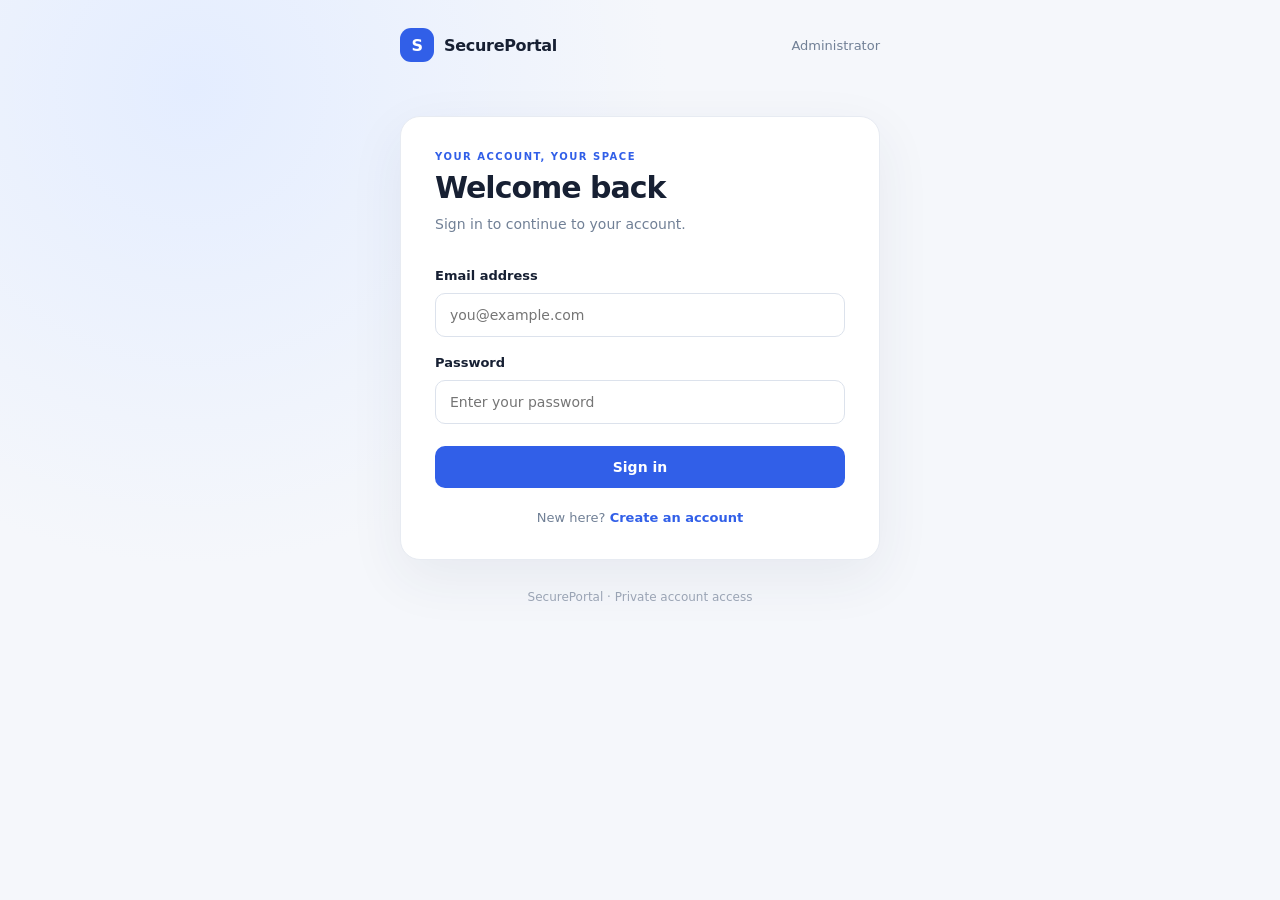
<file: index.html>
<!doctype html><html lang="en"><head><meta charset="utf-8"><meta name="viewport" content="width=device-width,initial-scale=1"><title>SecurePortal</title><link rel="stylesheet" href="/style.css"></head><body><main class="shell"><nav><a class="brand" href="/"> <span class="mark">S</span> SecurePortal</a><a class="muted" href="/admin.html">Administrator</a></nav><section class="panel"><div class="eyebrow">YOUR ACCOUNT, YOUR SPACE</div><h1>Welcome back</h1><p class="sub">Sign in to continue to your account.</p><form action="/api/login" method="post"><label>Email address</label><input type="email" name="email" autocomplete="username" placeholder="you@example.com" required><label>Password</label><input type="password" name="password" autocomplete="current-password" placeholder="Enter your password" required><button>Sign in</button></form><p class="foot">New here? <a href="/register.html">Create an account</a></p></section><footer>SecurePortal · Private account access</footer></main></body></html>
</file>
<file: style.css>
:root{font-family:Inter,ui-sans-serif,system-ui,-apple-system,BlinkMacSystemFont,"Segoe UI",sans-serif;color:#172033;background:#f3f6fb;font-synthesis:none}*{box-sizing:border-box}body{margin:0;min-height:100vh;background:radial-gradient(circle at 15% 10%,#e4edff 0,transparent 35%),#f5f7fb}.shell{width:min(100% - 32px,480px);margin:0 auto;padding:28px 0 40px}.wide{width:min(100% - 32px,900px)}nav{display:flex;align-items:center;justify-content:space-between;margin-bottom:54px}.brand{display:flex;align-items:center;gap:10px;color:#172033;text-decoration:none;font-weight:750;letter-spacing:-.3px}.mark{display:grid;place-items:center;width:34px;height:34px;border-radius:11px;background:#315fe8;color:white;font-weight:800}.muted{color:#718096;text-decoration:none;font-size:13px}.panel{background:#fff;border:1px solid #e7ebf2;border-radius:20px;padding:34px;box-shadow:0 18px 55px #24395b12}h1{font-size:30px;letter-spacing:-1px;margin:8px 0}.eyebrow{font-size:10px;font-weight:800;letter-spacing:1.5px;color:#315fe8}.sub{color:#718096;font-size:14px;line-height:1.6;margin:8px 0 25px}form:not(.inline){display:grid;gap:10px}label{font-size:13px;font-weight:650;margin-top:8px}input{width:100%;border:1px solid #dce2ec;border-radius:10px;padding:13px 14px;font:inherit;font-size:14px;outline:none;background:#fff}input:focus{border-color:#315fe8;box-shadow:0 0 0 3px #315fe81a}button{border:0;border-radius:10px;padding:13px 16px;background:#315fe8;color:white;font:inherit;font-size:14px;font-weight:700;cursor:pointer;margin-top:12px}button:hover{background:#244ed0}.secondary{background:#edf1f8;color:#26334a;margin:0}.secondary:hover{background:#e1e8f4}.foot{font-size:13px;color:#718096;text-align:center;margin:22px 0 0}.foot a{color:#315fe8;text-decoration:none;font-weight:650}small{color:#7b8798;line-height:1.5}.inline{display:inline-flex}.table-wrap{overflow-x:auto}table{width:100%;border-collapse:collapse;font-size:14px;margin-top:18px}th,td{text-align:left;padding:14px 12px;border-bottom:1px solid #edf0f5}th{font-size:11px;text-transform:uppercase;letter-spacing:.7px;color:#718096}.account-email{font-size:18px;font-weight:700;overflow-wrap:anywhere}footer{text-align:center;color:#9aa4b4;font-size:12px;margin-top:30px}@media(max-width:520px){.panel{padding:25px 21px}nav{margin-bottom:35px}h1{font-size:26px}}
</file>
